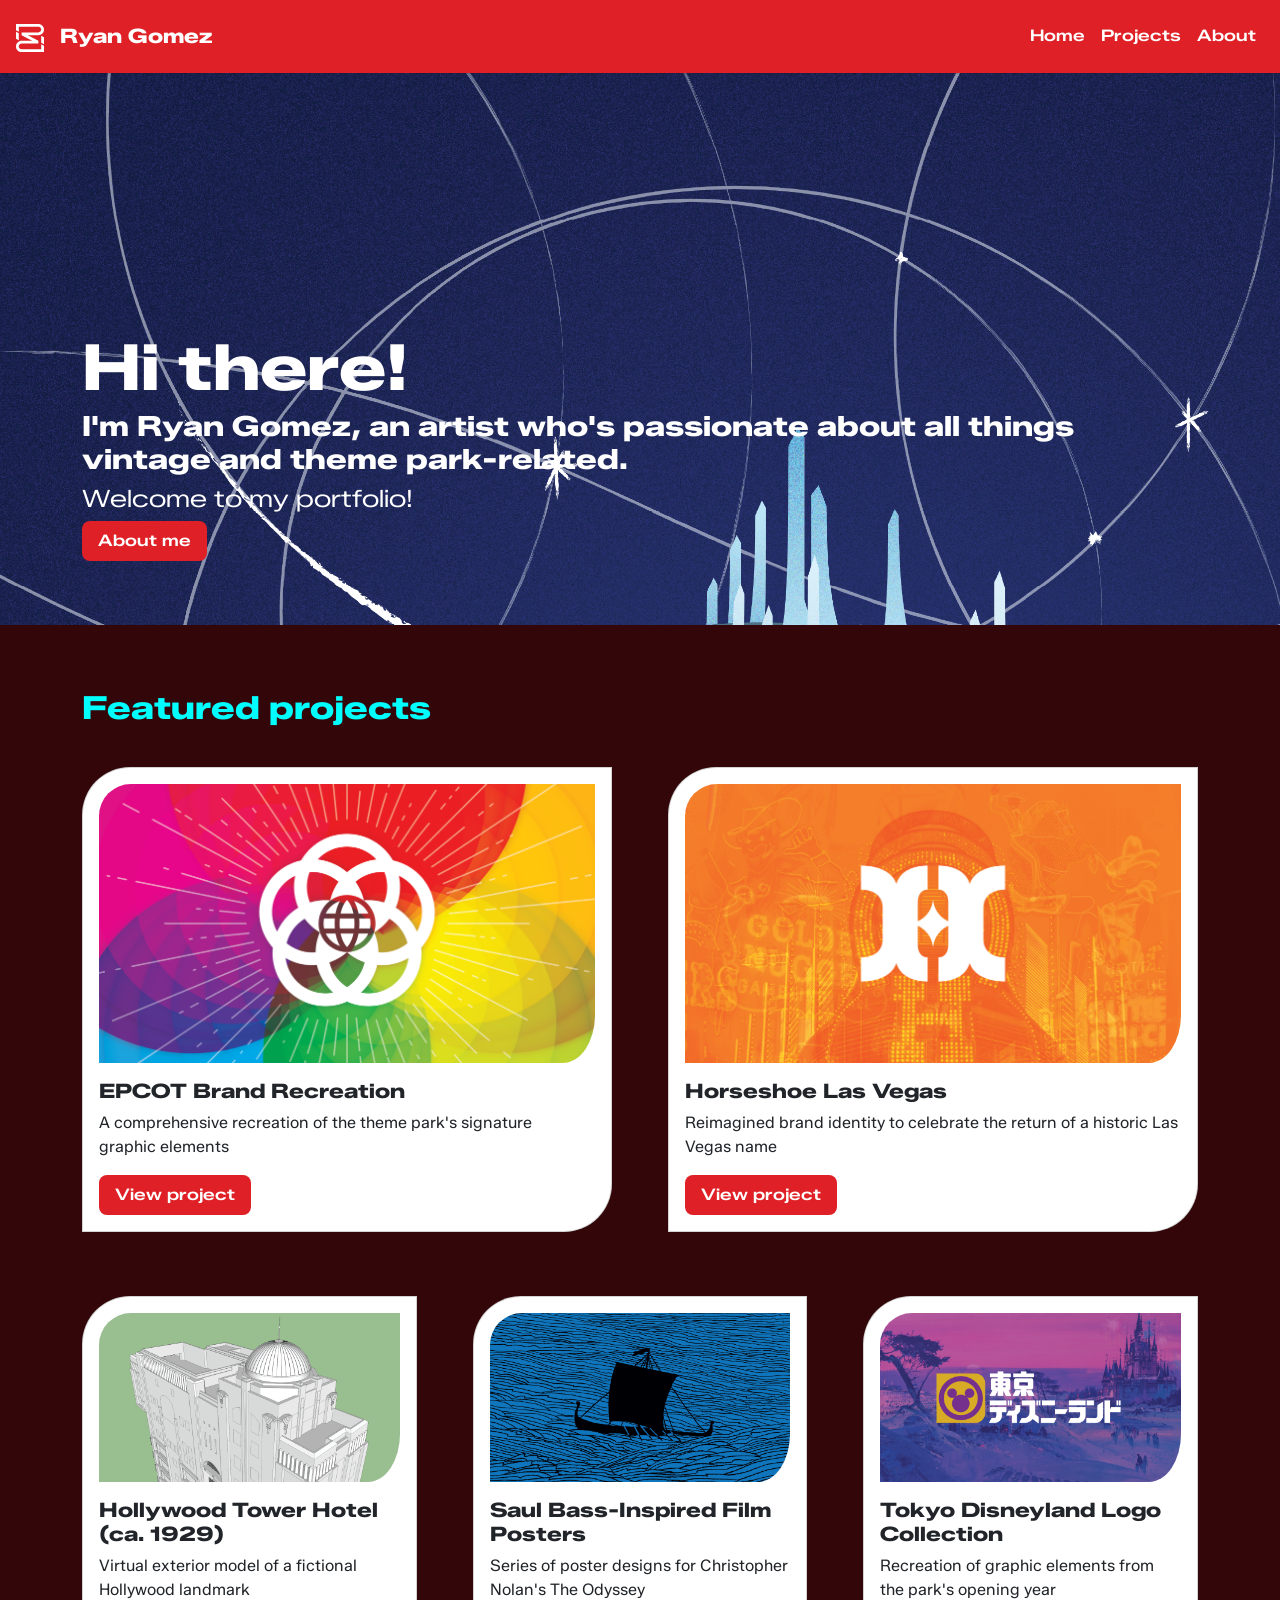
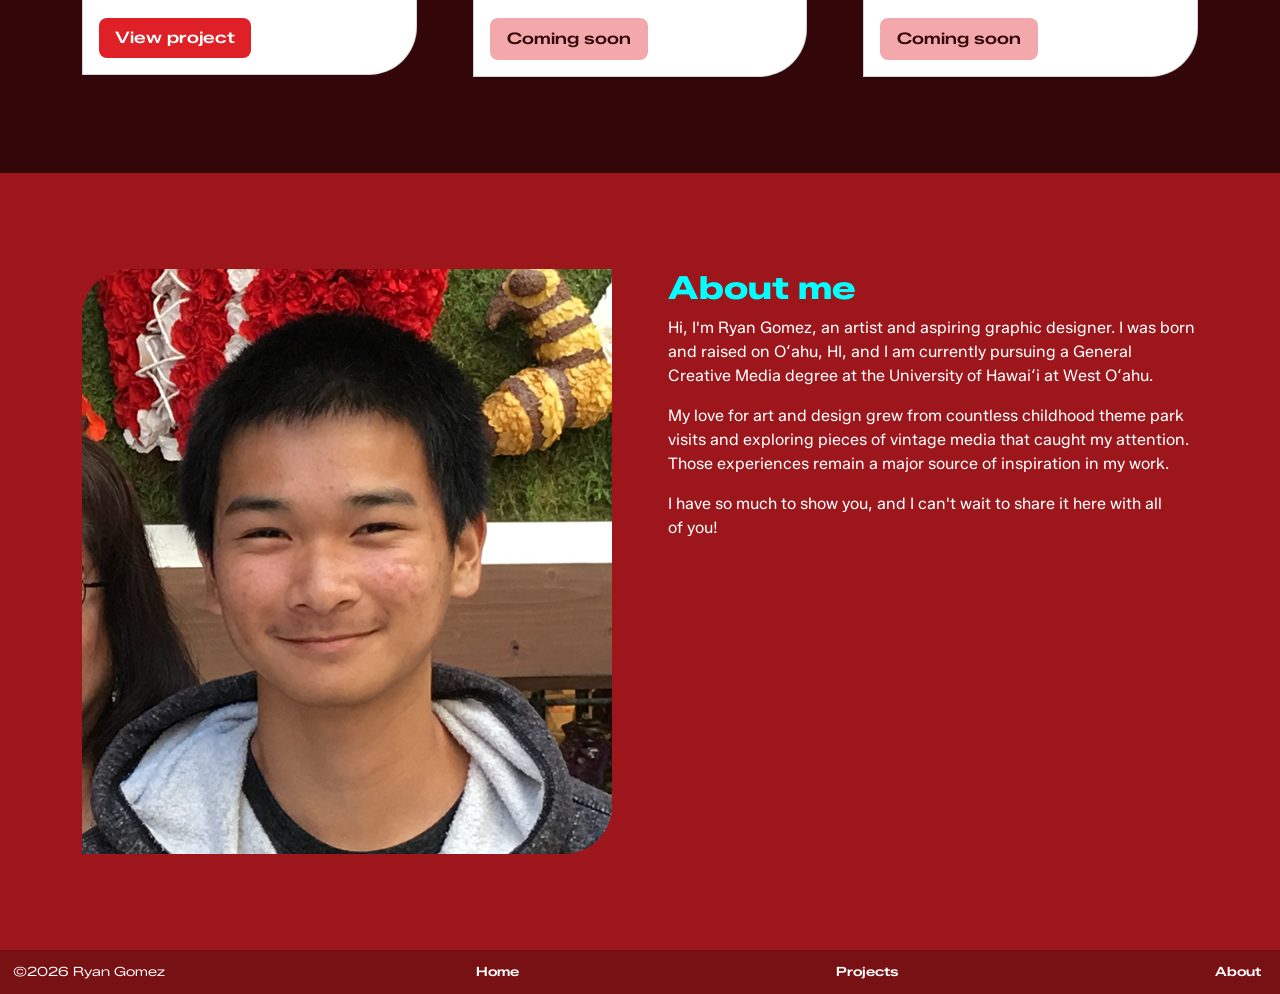
<file: index.html>
<!DOCTYPE html>
<html lang="en">

<head>
    <!-- REQUIRED: Meta Tags -->
    <meta charset="UTF-8">
    <meta name="viewport" content="width=device-width, initial-scale=1.0">

    <!-- REQUIRED: Page Title -->
    <title>Ryan Gomez's Portfolio</title>

    <!-- REQUIRED: Bootstrap CSS -->
    <link href="https://cdn.jsdelivr.net/npm/bootstrap@5.3.3/dist/css/bootstrap.min.css" rel="stylesheet"
        integrity="sha384-QWTKZyjpPEjISv5WaRU9OFeRpok6YctnYmDr5pNlyT2bRjXh0JMhjY6hW+ALEwIH" crossorigin="anonymous">

    <!-- REQUIRED: Your Custom CSS-->
    <link rel="stylesheet" href="css/style.css">

    <!-- REQUIRED: Google Font API -->
    <link
        href="https://fonts.googleapis.com/css2?family=Asset&family=Audiowide&family=Zalando+Sans:ital,wght@0,200..900;1,200..900&display=swap"
        rel="stylesheet">
    <link
        href="https://fonts.googleapis.com/css2?family=Asset&family=Audiowide&family=Zalando+Sans+Expanded:ital,wght@0,200..900;1,200..900&family=Zalando+Sans:ital,wght@0,200..900;1,200..900&display=swap"
        rel="stylesheet">

</head>

<body>
    <!-- Content will go here -->
    <!-- Start of Header Section -->
    <header>
        <nav class="navbar navbar-dark navbar-expand-lg">
            <!-- Logo -->
            <a class="navbar-brand" href="index.html">
                <img class="nav-brand" src="images/rg-logo.svg" alt="Logo" width="28" height="28">
                Ryan Gomez
            </a>
            <button class="navbar-toggler" type="button" data-bs-toggle="collapse" data-bs-target="#navbarNav"
                aria-controls="navbarNav" aria-expanded="false" aria-label="Toggle navigation">
                <span class="navbar-toggler-icon"></span>
            </button>
            <div class="collapse navbar-collapse" id="navbarNav">
                <ul class="navbar-nav ms-auto">
                    <!-- Menu Links -->
                    <li class="nav-item"><a class="nav-link" href="index.html">Home</a></li>
                    <li class="nav-item"><a class="nav-link" href="#projects">Projects</a></li>
                    <li class="nav-item"><a class="nav-link" href="#about">About</a></li>
                </ul>
            </div>
        </nav>
    </header>
    <!-- End of Header Section -->

    <!-- Start of Hero Section -->
    <section class="hero">
        <div class="container">
            <h2 class="mb-sm-.5 mb-xl-1">Hi there!</h2>
            <h3 class="mb-sm-.5 mb-xl-1">I'm Ryan Gomez, an artist who's passionate about all things vintage and
                theme
                park-related.</h3>
            <p class="mb-sm-.5 mb-xl-1">Welcome to my portfolio!</p>
            <a class="btn btn-primary btn-lg hero-btn" href="#about" role="button">About me</a>
        </div>
    </section>
    <!-- End of Hero Section -->

    <!-- Start of Projects Section -->
    <section class="projects">
        <div class="container" id="projects">
            <h3>Featured projects</h3>
            <div class="row">
                <!-- Start of Card -->
                <div class="one-half">
                    <div class="card card-big">
                        <img src="images/Portfolio_EPCOT1.png" class="card-img-top card-thumb"
                            alt="thumbnail of EPCOT project">
                        <div class="card-body">
                            <h5 class="card-title">EPCOT Brand Recreation</h5>
                            <p class="card-text">A comprehensive recreation of the theme park's signature
                                graphic&nbsp;elements</p>
                            <a href="epcot.html" class="btn btn-primary btn-lg">View project</a>
                        </div>
                    </div>
                </div>
                <!-- End of Card -->
                <!-- Start of Card -->
                <div class="one-half">
                    <div class="card card-big">
                        <img src="images/Portfolio_Horseshoe1.png" class="card-img-top card-thumb"
                            alt="thumbnail of Horseshoe Las Vegas project">
                        <div class="card-body">
                            <h5 class="card-title">Horseshoe Las Vegas</h5>
                            <p class="card-text">Reimagined brand identity to celebrate the return of a historic Las
                                Vegas name
                            </p>
                            <a href="horseshoe.html" class="btn btn-primary btn-lg">View project</a>
                        </div>
                    </div>
                </div>
                <!-- End of Card -->
            </div>
            <div class="row">
                <!-- Start of Card -->
                <div class="one-third">
                    <div class="card card-big">
                        <img src="images/Portfolio_HTH1.png" class="card-img-top card-thumb"
                            alt="thumbnail of Hollywood Tower 3D project">
                        <div class="card-body">
                            <h5 class="card-title">Hollywood Tower Hotel (ca. 1929)</h5>
                            <p class="card-text">Virtual exterior model of a fictional Hollywood landmark
                            </p>
                            <a href="hth.html" class="btn btn-primary btn-lg">View project</a>
                        </div>
                    </div>
                </div>
                <!-- End of Card -->
                <!-- Start of Card -->
                <div class="one-third">
                    <div class="card card-big">
                        <img src="images/Portfolio_Bass1.png" class="card-img-top  card-thumb"
                            alt="thumbnail of Bass Poster project">
                        <div class="card-body">
                            <h5 class="card-title">Saul Bass-Inspired Film Posters</h5>
                            <p class="card-text">Series of poster designs for Christopher Nolan's The Odyssey
                            </p>
                            <a href="#" class="btn btn-primary-disabled btn-lg">Coming soon</a>
                        </div>
                    </div>
                </div>
                <!-- End of Card -->
                <!-- Start of Card -->
                <div class="one-third">
                    <div class="card card-big">
                        <img src="images/Portfolio_TDL1.png" class="card-img-top  card-thumb"
                            alt="thumbnail of Tokyo Disneyland project">
                        <div class="card-body">
                            <h5 class="card-title">Tokyo Disneyland Logo Collection</h5>
                            <p class="card-text">Recreation of graphic elements from the park's opening&nbsp;year
                            </p>
                            <a href="#" class="btn btn-primary-disabled btn-lg">Coming soon</a>
                        </div>
                    </div>
                </div>
                <!-- End of Card -->
            </div>
        </div>
    </section>
    <!-- End of Projects Section -->

    <!-- Start of About Section -->
    <section id="about" class="about">
        <div class="container">
            <div class="row">
                <div class="one-half"><img src="images/about-headshot.png" class="about-headshot" alt="Ryan Gomez">
                </div>
                <div class="one-half">
                    <h3>About me</h3>
                    <p>Hi, I&apos;m Ryan Gomez, an artist and aspiring graphic designer. I was born and raised on
                        O&#699;ahu, HI, and I am currently pursuing a General Creative Media degree at the University of
                        Hawai&#699;i at West O&#699;ahu. </p>
                    <p>My love for art and design grew from countless childhood
                        theme
                        park visits and exploring pieces of vintage media that caught my attention. Those experiences
                        remain a major source of inspiration in my&nbsp;work.</p>
                    <p>I have so much to show you, and I can&apos;t
                        wait to share it here with all of&nbsp;you!
                    </p>
                </div>
            </div>
        </div>
    </section>
    <!-- End of About Section -->

    <!-- Start of Footer Section -->
    <footer>
        &copy;2026 Ryan Gomez
        <!-- <ul class="navbar-nav ms-auto"> -->
        <!-- Menu Links -->
        <li class="nav-item"><a class="nav-link" href="index.html">Home</a></li>
        <li class="nav-item"><a class="nav-link" href="#projects">Projects</a></li>
        <li class="nav-item"><a class="nav-link" href="#about">About</a></li>
        <!-- </ul> -->
    </footer>
    <!-- End of Footer Section -->

    <!-- REQUIRED: Javascript -->
    <script src="https://cdn.jsdelivr.net/npm/bootstrap@5.3.3/dist/js/bootstrap.bundle.min.js"
        integrity="sha384-YvpcrYf0tY3lHB60NNkmXc5s9fDVZLESaAA55NDzOxhy9GkcIdslK1eN7N6jIeHz"
        crossorigin="anonymous"></script><!-- MAIN JS -->
    <script src="https://cdn.jsdelivr.net/npm/jquery@3.4.0/dist/jquery.min.js"></script>
    <script src="js/script.js"></script>

</body>

</html>
</file>
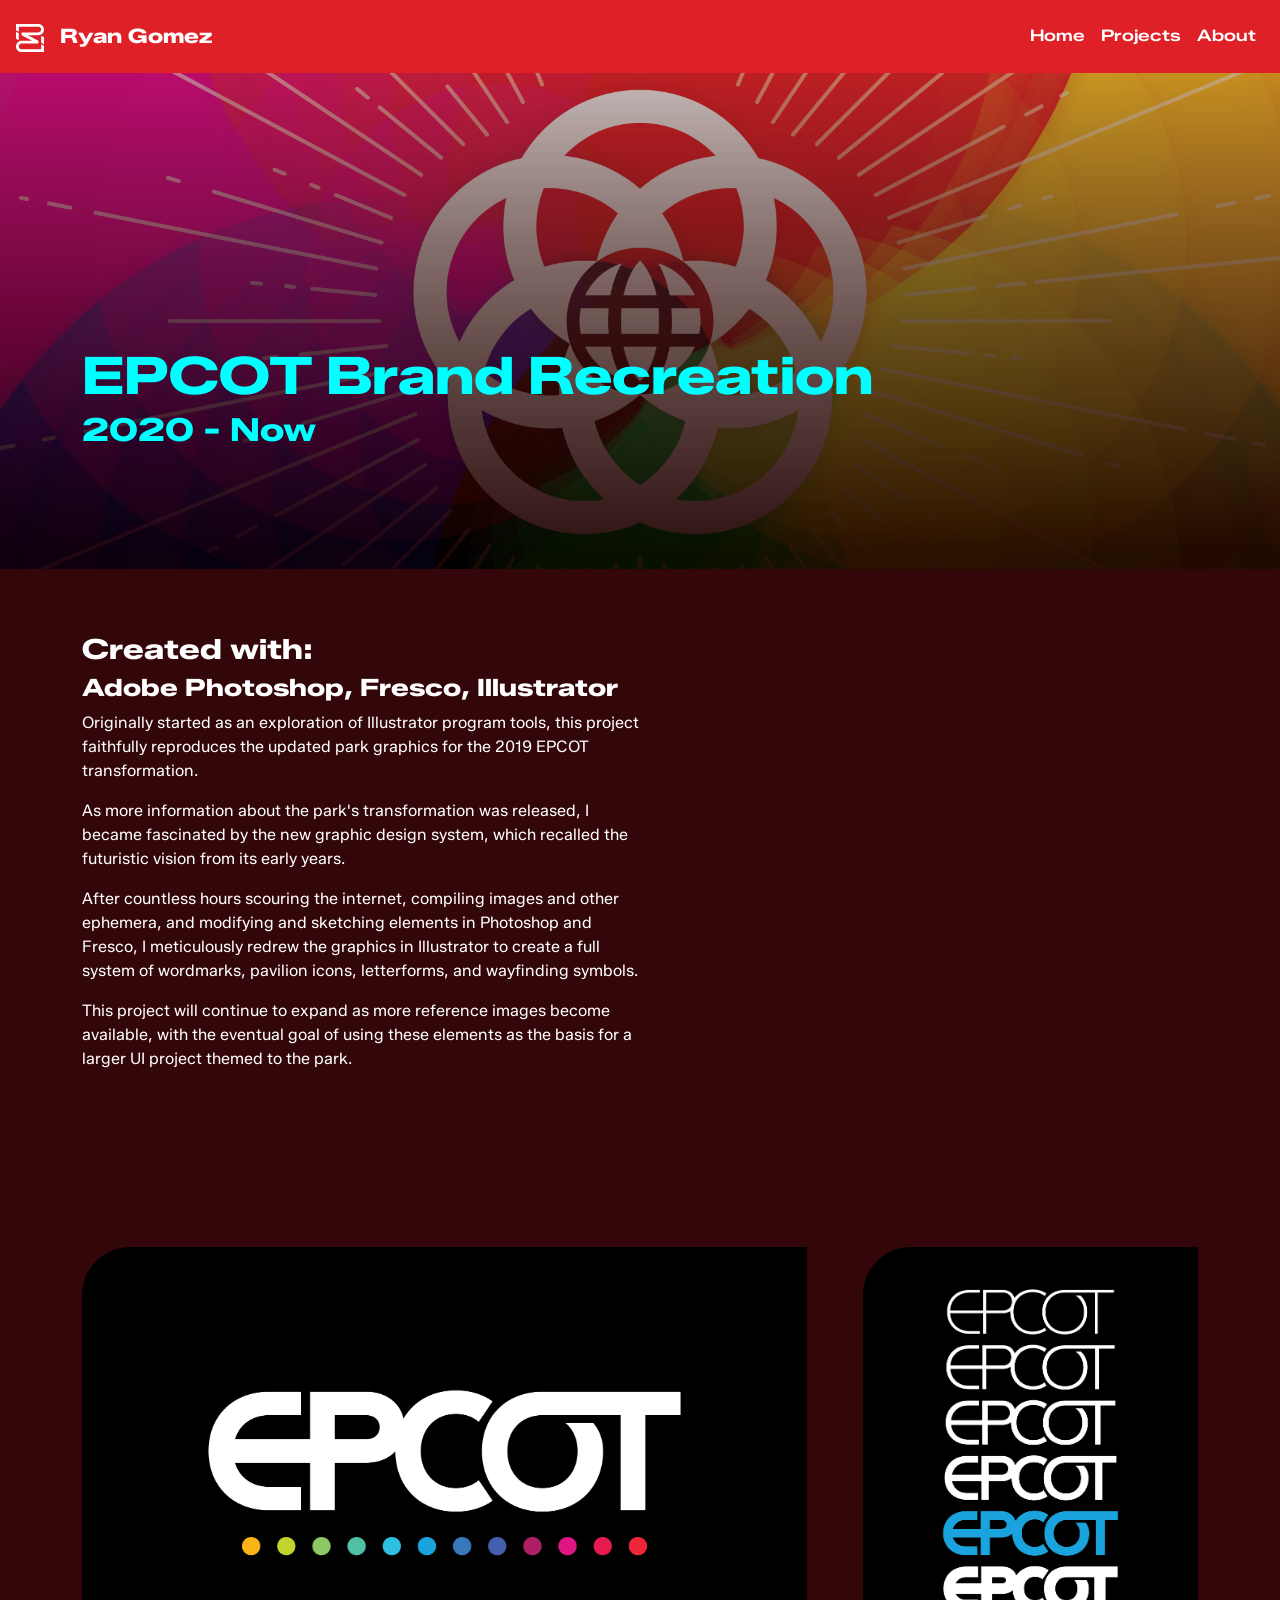
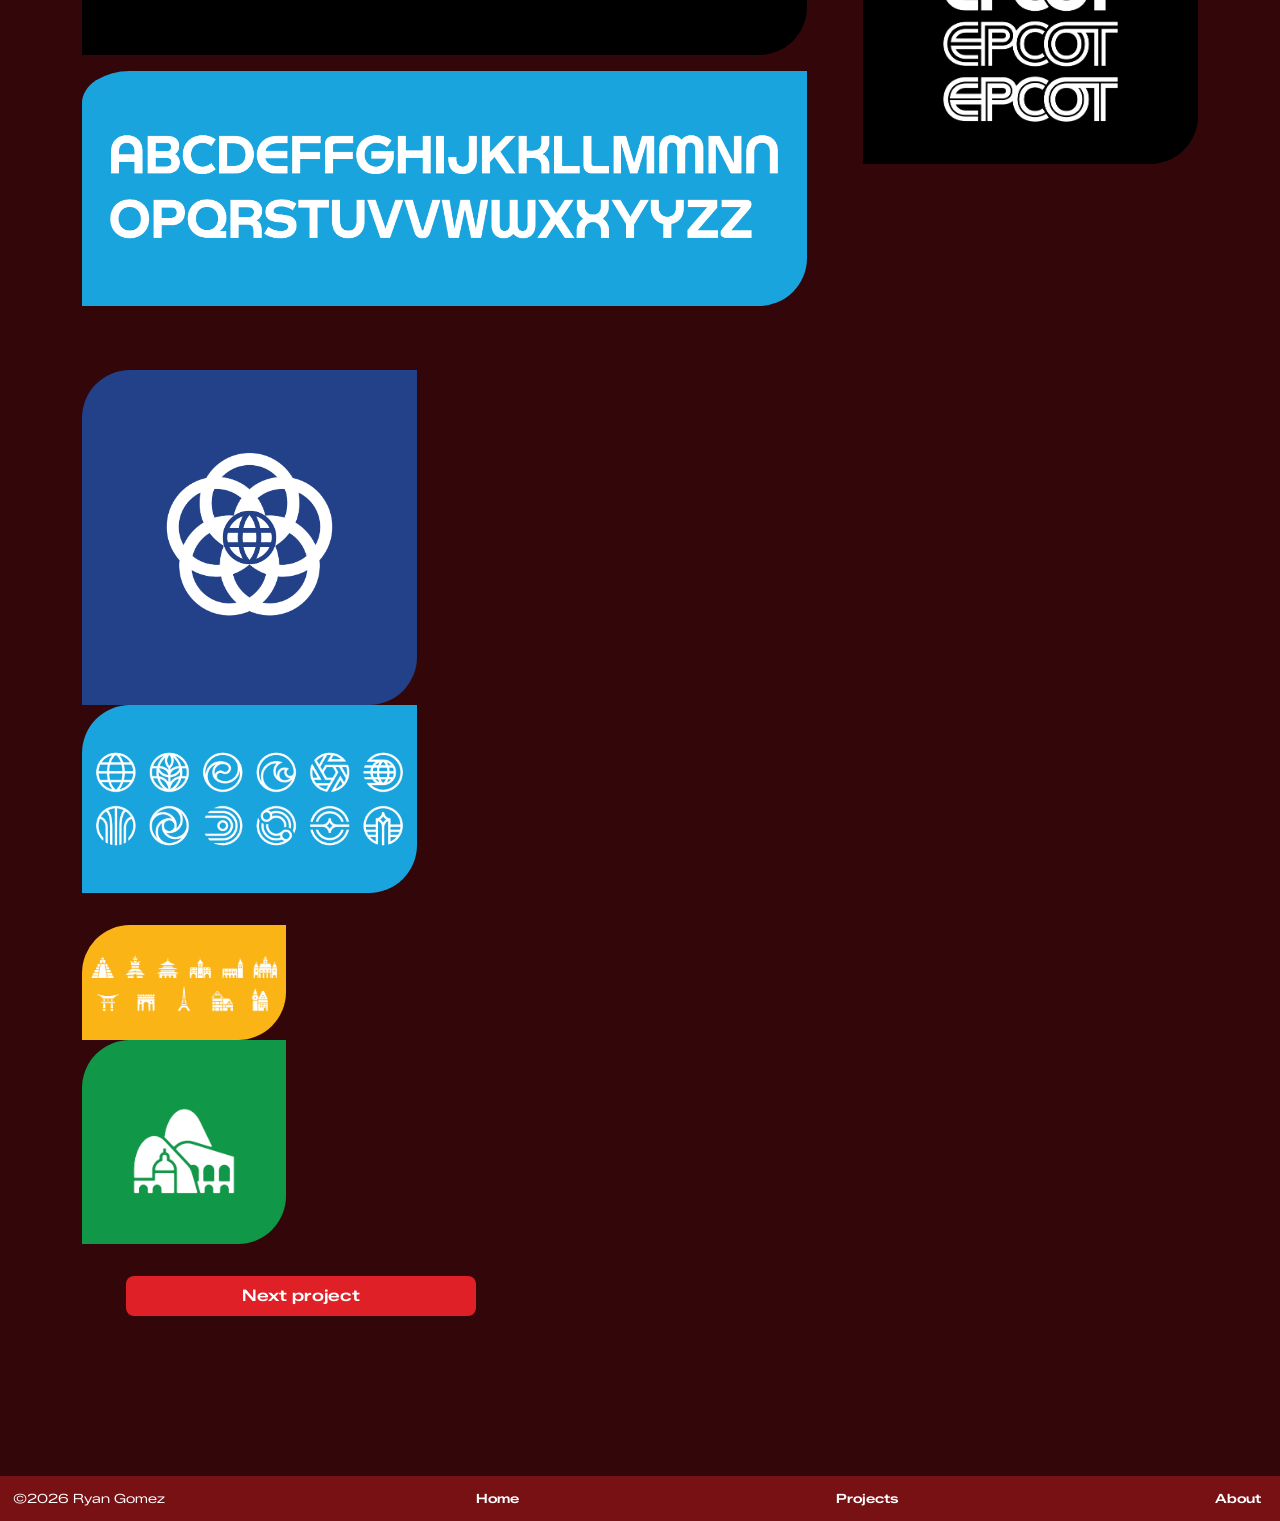
<file: epcot.html>
<!DOCTYPE html>
<html lang="en">

<head>
    <!-- REQUIRED: Meta Tags -->
    <meta charset="UTF-8">
    <meta name="viewport" content="width=device-width, initial-scale=1.0">

    <!-- REQUIRED: Page Title -->
    <title>EPCOT Brand Recreation</title>

    <!-- REQUIRED: Bootstrap CSS -->
    <link href="https://cdn.jsdelivr.net/npm/bootstrap@5.3.3/dist/css/bootstrap.min.css" rel="stylesheet"
        integrity="sha384-QWTKZyjpPEjISv5WaRU9OFeRpok6YctnYmDr5pNlyT2bRjXh0JMhjY6hW+ALEwIH" crossorigin="anonymous">

    <!-- REQUIRED: Your Custom CSS-->
    <link rel="stylesheet" href="css/style.css">

    <!-- REQUIRED: Google Font API -->
    <link
        href="https://fonts.googleapis.com/css2?family=Asset&family=Audiowide&family=Zalando+Sans:ital,wght@0,200..900;1,200..900&display=swap"
        rel="stylesheet">
    <link
        href="https://fonts.googleapis.com/css2?family=Asset&family=Audiowide&family=Zalando+Sans+Expanded:ital,wght@0,200..900;1,200..900&family=Zalando+Sans:ital,wght@0,200..900;1,200..900&display=swap"
        rel="stylesheet">

</head>

<body>
    <!-- Content will go here -->
    <!-- Start of Header Section -->
    <header>
        <nav class="navbar navbar-dark navbar-expand-lg">
            <!-- Logo -->
            <a class="navbar-brand" href="index.html">
                <img class="nav-brand" src="images/rg-logo.svg" alt="Logo" width="28" height="28">
                Ryan Gomez
            </a>
            <button class="navbar-toggler" type="button" data-bs-toggle="collapse" data-bs-target="#navbarNav"
                aria-controls="navbarNav" aria-expanded="false" aria-label="Toggle navigation">
                <span class="navbar-toggler-icon"></span>
            </button>
            <div class="collapse navbar-collapse" id="navbarNav">
                <ul class="navbar-nav ms-auto">
                    <!-- Menu Links -->
                    <li class="nav-item"><a class="nav-link" href="index.html">Home</a></li>
                    <li class="nav-item"><a class="nav-link" href="index.html#projects">Projects</a></li>
                    <li class="nav-item"><a class="nav-link" href="index.html#about">About</a></li>
                </ul>
            </div>
        </nav>
    </header>
    <!-- End of Header Section -->

    <!-- Start of Hero Section -->
    <section class="epcot">
        <div class="container">
            <h2 class="mb-sm-.5 mb-xl-1">EPCOT Brand Recreation</h2>
            <h3 class="mb-sm-.5 mb-xl-1">2020 - Now</h3>
        </div>
    </section>
    <!-- End of Hero Section -->

    <!-- Start of Process Section -->

    <section class="projectdetails-process">
        <div class="container">
            <h3>Created with:</h3>
            <h4>Adobe Photoshop, Fresco, Illustrator</h4>
            <p>Originally started as an exploration of Illustrator program tools, this project faithfully reproduces the
                updated park graphics for the 2019 EPCOT transformation.</p>

            <p>As more information about the park&apos;s transformation was released, I became fascinated by the new
                graphic design system, which recalled the futuristic vision from its early years.</p>

            <p>After countless hours scouring the internet, compiling images and other ephemera, and modifying and
                sketching elements in Photoshop and Fresco, I meticulously redrew the graphics in Illustrator to create
                a full system of wordmarks, pavilion icons, letterforms, and wayfinding symbols.</p>

            <p>This project will continue to expand as more reference images become available, with the eventual goal of
                using these elements as the basis for a larger UI project themed to the park.</p>
        </div>
    </section>
    <!-- End of Process Section -->

    <!-- Start of Work Process Section -->
    <section class="work-process">
        <div class="container">
            <div class="row">
                <div class="two-thirds">
                    <img src="images/Logo_Bold.png" class="card-big" alt="epcot main logotype">
                    <img class="pTop card-big" src="images/Font.png" alt="typeface letterforms">
                </div>
                <div class="one-third">
                    <img src="images/LogotypeVariants.png" class="card-big" alt="main logotype variants">
                </div>
            </div>
            <div class="row">
                <div class="one-third">
                    <img src="images/epcot-flower.png" class="card-big" alt="epcot flower logo" </div>
                    <div class="two-thirds">
                        <img src="images/pavilion-set.png" class="card-big" alt="park pavilion logos" </div>
                    </div>
                    <div class="row">
                        <div class="two-thirds">
                            <img src="images/ws-set.png" class="card-big" alt="world showcase country logos" </div>
                            <div class="one-third">
                                <img src="images/brazil-icon.png" class="card-big" alt="lost brazil icon" </div>
                            </div>
                            <div class="row">
                                <img src="images/color-spectrum.png" class="card-big"
                                    alt="pavilions with color designations" </div>
                                <a href="horseshoe.html" class="btn btn-primary btn-lg centered">Next project</a>
                            </div>
    </section>
    <!-- End of Work Process Section -->

    <!-- Start of Footer Section -->
    <footer>
        &copy;2026 Ryan Gomez
        <!-- <ul class="navbar-nav ms-auto"> -->
        <!-- Menu Links -->
        <li class="nav-item"><a class="nav-link" href="index.html">Home</a></li>
        <li class="nav-item"><a class="nav-link" href="#projects">Projects</a></li>
        <li class="nav-item"><a class="nav-link" href="#about">About</a></li>
        <!-- </ul> -->
    </footer>
    <!-- End of Footer Section -->

    <!-- REQUIRED: Javascript -->
    <script src="https://cdn.jsdelivr.net/npm/bootstrap@5.3.3/dist/js/bootstrap.bundle.min.js"
        integrity="sha384-YvpcrYf0tY3lHB60NNkmXc5s9fDVZLESaAA55NDzOxhy9GkcIdslK1eN7N6jIeHz"
        crossorigin="anonymous"></script>
</body>

</html>
</file>
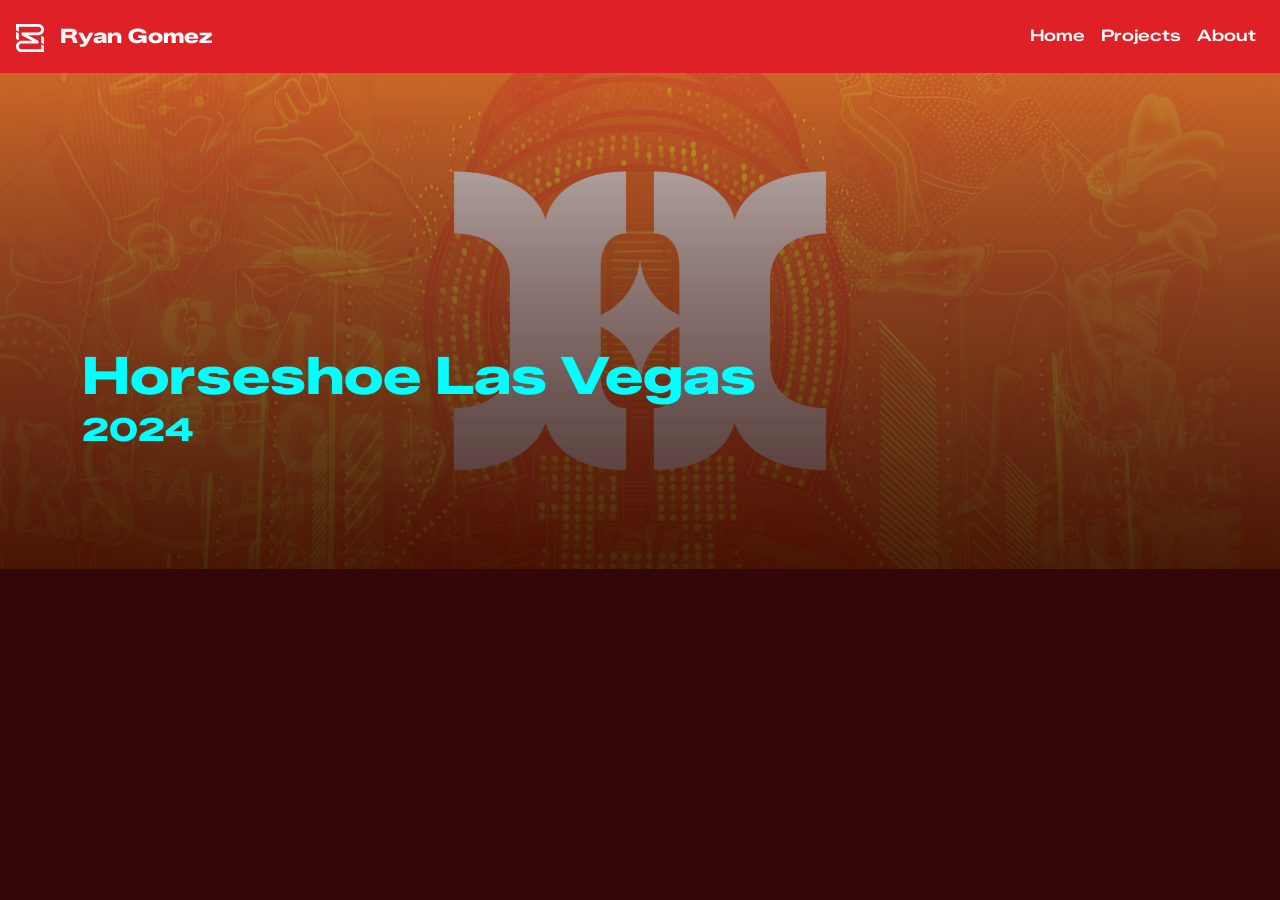
<file: horseshoe.html>
<!DOCTYPE html>
<html lang="en">

<head>
    <!-- REQUIRED: Meta Tags -->
    <meta charset="UTF-8">
    <meta name="viewport" content="width=device-width, initial-scale=1.0">

    <!-- REQUIRED: Page Title -->
    <title>Horseshoe Las Vegas</title>

    <!-- REQUIRED: Bootstrap CSS -->
    <link href="https://cdn.jsdelivr.net/npm/bootstrap@5.3.3/dist/css/bootstrap.min.css" rel="stylesheet"
        integrity="sha384-QWTKZyjpPEjISv5WaRU9OFeRpok6YctnYmDr5pNlyT2bRjXh0JMhjY6hW+ALEwIH" crossorigin="anonymous">

    <!-- REQUIRED: Your Custom CSS-->
    <link rel="stylesheet" href="css/style.css">

    <!-- REQUIRED: Google Font API -->
    <link
        href="https://fonts.googleapis.com/css2?family=Asset&family=Audiowide&family=Zalando+Sans:ital,wght@0,200..900;1,200..900&display=swap"
        rel="stylesheet">
    <link
        href="https://fonts.googleapis.com/css2?family=Asset&family=Audiowide&family=Zalando+Sans+Expanded:ital,wght@0,200..900;1,200..900&family=Zalando+Sans:ital,wght@0,200..900;1,200..900&display=swap"
        rel="stylesheet">

</head>

<body>
    <!-- Content will go here -->
    <!-- Start of Header Section -->
    <header>
        <nav class="navbar navbar-dark navbar-expand-lg">
            <!-- Logo -->
            <a class="navbar-brand" href="index.html">
                <img class="nav-brand" src="images/rg-logo.svg" alt="Logo" width="28" height="28">
                Ryan Gomez
            </a>
            <button class="navbar-toggler" type="button" data-bs-toggle="collapse" data-bs-target="#navbarNav"
                aria-controls="navbarNav" aria-expanded="false" aria-label="Toggle navigation">
                <span class="navbar-toggler-icon"></span>
            </button>
            <div class="collapse navbar-collapse" id="navbarNav">
                <ul class="navbar-nav ms-auto">
                    <!-- Menu Links -->
                    <li class="nav-item"><a class="nav-link" href="index.html">Home</a></li>
                    <li class="nav-item"><a class="nav-link" href="index.html#projects">Projects</a></li>
                    <li class="nav-item"><a class="nav-link" href="index.html#about">About</a></li>
                </ul>
            </div>
        </nav>
    </header>
    <!-- End of Header Section -->

    <!-- Start of Hero Section -->
    <section class="horseshoe">
        <div class="container">
            <h2 class="mb-sm-.5 mb-xl-1">Horseshoe Las Vegas</h2>
            <h3 class="mb-sm-.5 mb-xl-1">2024</h3>
        </div>
    </section>
    <!-- End of Hero Section -->

    <!-- Start of Project Details Section -->

    </section>
    <!-- REQUIRED: Javascript -->
    <script src="https://cdn.jsdelivr.net/npm/bootstrap@5.3.3/dist/js/bootstrap.bundle.min.js"
        integrity="sha384-YvpcrYf0tY3lHB60NNkmXc5s9fDVZLESaAA55NDzOxhy9GkcIdslK1eN7N6jIeHz"
        crossorigin="anonymous"></script>

</body>

</html>
</file>
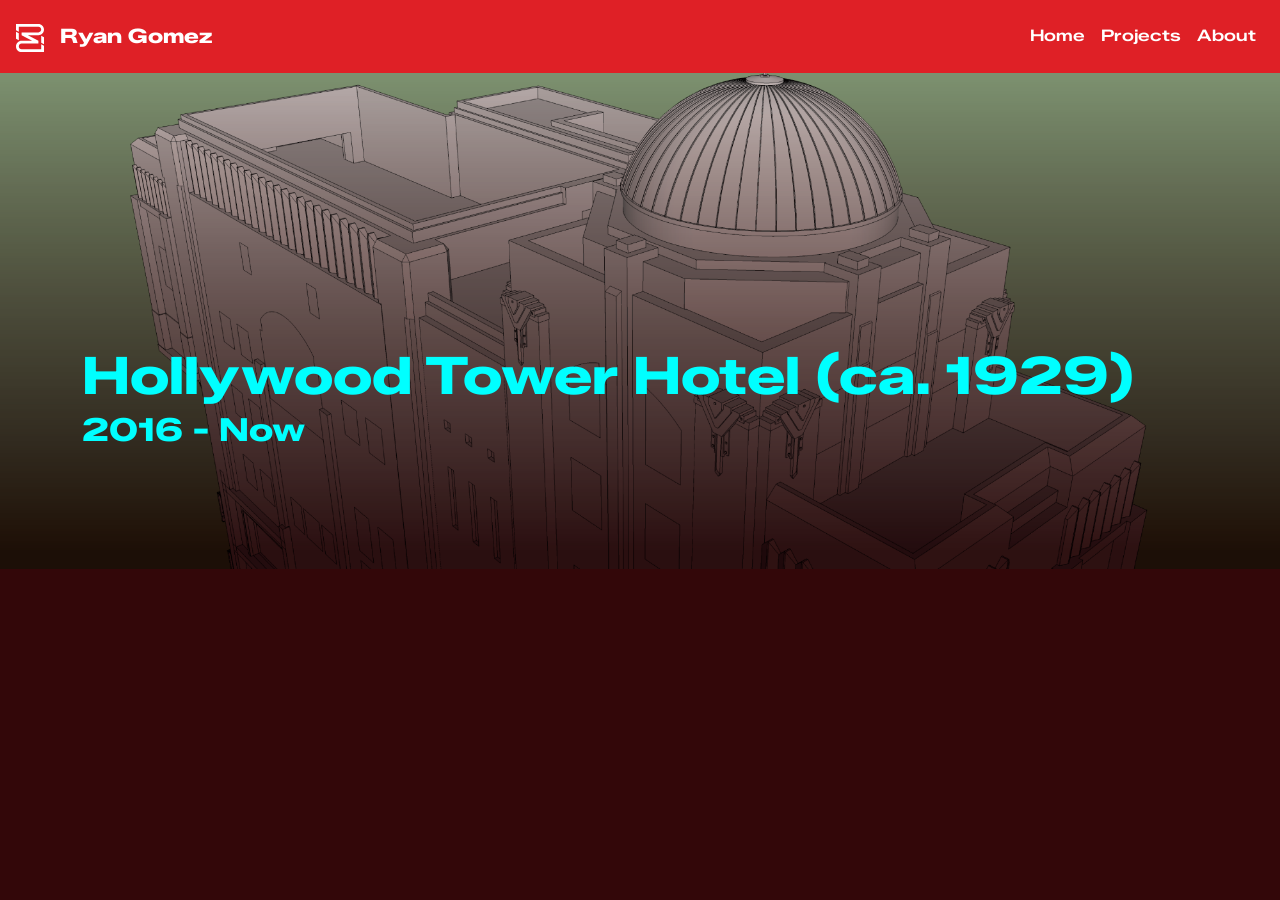
<file: hth.html>
<!DOCTYPE html>
<html lang="en">

<head>
    <!-- REQUIRED: Meta Tags -->
    <meta charset="UTF-8">
    <meta name="viewport" content="width=device-width, initial-scale=1.0">

    <!-- REQUIRED: Page Title -->
    <title>Hollywood Tower Hotel</title>

    <!-- REQUIRED: Bootstrap CSS -->
    <link href="https://cdn.jsdelivr.net/npm/bootstrap@5.3.3/dist/css/bootstrap.min.css" rel="stylesheet"
        integrity="sha384-QWTKZyjpPEjISv5WaRU9OFeRpok6YctnYmDr5pNlyT2bRjXh0JMhjY6hW+ALEwIH" crossorigin="anonymous">

    <!-- REQUIRED: Your Custom CSS-->
    <link rel="stylesheet" href="css/style.css">

    <!-- REQUIRED: Google Font API -->
    <link
        href="https://fonts.googleapis.com/css2?family=Asset&family=Audiowide&family=Zalando+Sans:ital,wght@0,200..900;1,200..900&display=swap"
        rel="stylesheet">
    <link
        href="https://fonts.googleapis.com/css2?family=Asset&family=Audiowide&family=Zalando+Sans+Expanded:ital,wght@0,200..900;1,200..900&family=Zalando+Sans:ital,wght@0,200..900;1,200..900&display=swap"
        rel="stylesheet">

</head>

<body>
    <!-- Content will go here -->
    <!-- Start of Header Section -->
    <header>
        <nav class="navbar navbar-dark navbar-expand-lg">
            <!-- Logo -->
            <a class="navbar-brand" href="index.html">
                <img class="nav-brand" src="images/rg-logo.svg" alt="Logo" width="28" height="28">
                Ryan Gomez
            </a>
            <button class="navbar-toggler" type="button" data-bs-toggle="collapse" data-bs-target="#navbarNav"
                aria-controls="navbarNav" aria-expanded="false" aria-label="Toggle navigation">
                <span class="navbar-toggler-icon"></span>
            </button>
            <div class="collapse navbar-collapse" id="navbarNav">
                <ul class="navbar-nav ms-auto">
                    <!-- Menu Links -->
                    <li class="nav-item"><a class="nav-link" href="index.html">Home</a></li>
                    <li class="nav-item"><a class="nav-link" href="index.html#projects">Projects</a></li>
                    <li class="nav-item"><a class="nav-link" href="index.html#about">About</a></li>
                </ul>
            </div>
        </nav>
    </header>
    <!-- End of Header Section -->

    <!-- Start of Hero Section -->
    <section class="hth">
        <div class="container">
            <h2 class="mb-sm-.5 mb-xl-1">Hollywood Tower Hotel (ca. 1929)</h2>
            <h3 class="mb-sm-.5 mb-xl-1">2016 - Now</h3>
        </div>
    </section>
    <!-- End of Hero Section -->

    <!-- Start of Project Details Section -->



    <!-- Start of Work Process Section -->
    <!-- <section class="work-process">
        <div class="container">
            <div class="row">
                <div class="two-thirds">
                    <img src="images/Logo_Bold.png" class="card-big" alt="epcot main logotype">
                    <img class="pTop card-big" src="images/Font.png" alt="typeface letterforms">
                </div>
                <div class="one-third">
                    <img src="images/LogotypeVariants.png" class="card-big" alt="main logotype variants">
                </div>
            </div>
            <div class="row">
                <div class="one-third">
                    <img src="images/figma_hth_test1.png" class="card-big" alt="main logotype variants">
                </div>
                <div class="two-thirds">
                    <img src="images/figma_hth_test2.png" class="card-big" alt="epcot main logotype">
                </div>
            </div>
            <div class="row">
                <div class="one-third">
                    <img src="images/figma_hth_test1.png" class="card-big" alt="main logotype variants">
                </div>
                <div class="two-thirds">
                    <img src="images/figma_hth_test2.png" class="card-big" alt="epcot main logotype">
                </div>
            </div>
            <div class="row">
                <img src="images/color-spectrum.png" class="card-big" alt="pavilions with color designations" </div>
                            <a href="horseshoe.html" class="btn btn-primary btn-lg centered">Next project</a>
                        </div>
    </section> -->
    <!-- End of Work Process Section -->

    </section>
    <!-- REQUIRED: Javascript -->
    <script src="https://cdn.jsdelivr.net/npm/bootstrap@5.3.3/dist/js/bootstrap.bundle.min.js"
        integrity="sha384-YvpcrYf0tY3lHB60NNkmXc5s9fDVZLESaAA55NDzOxhy9GkcIdslK1eN7N6jIeHz"
        crossorigin="anonymous"></script>
</body>

</html>
</file>
<file: css/style.css>
/********************************
Bootstrap Variables Override
**********************************/
:root {
    /* Replace your primary color from your UI Kit */
    --bs-primary: #df2026;

    /* Replace your secondary color from your UI Kit  */
    --secondary-color: #9c161b;

    /* Replace the main body font from your UI Kit */
    --bs-font-sans-serif: 'Zalando Sans Expanded', verdana, sans-serif;
    --bs-body-font: 'Zalando Sans', verdana, sans-serif;

    /* Optional: Replace gradient from your UI Kit */
    --bs-gradient: linear-gradient(180deg, rgba(255, 255, 255, 0.15), rgba(255, 255, 255, 0));
}

/********************************
Global Styles and UI Components
**********************************/

body {
    background-color: #330709;

}

.navbar {
    background-color: var(--bs-primary);
    /* Optional: Stretch the navbar across the full width */
    width: 100%;

    /* Optional: Add inner spacing to the navbar */
    padding: 1rem;
    /* position: fixed; */
}

.navbar-brand {
    color: white;
    font-size: 1.25rem;
    font-weight: 800;
    /* padding-left: 1em; */
}

.navbar-brand:hover {
    color: white;
}

.navbar-toggler {
    color: white;
}

button.navbar-toggler {
    border-color: white;
}

.navbar-toggler-icon {
    color: white;
}

span.navbar-toggler-icon {
    color: white;
}

/* .site-header {
    position: absolute;
    width: 100%;
    padding: 1em;
    display: flex;
    justify-content: space-between;
    align-items: center; 
}

.site-header a {
    color: var(--bs-primary);
    text-decoration: none; }
.site-header h1 {
    font-size: 1.5em;
    margin: 0; }
.site-header .site-id {
    display: flex;
    align-items: center; }
.site-header .logo {
    width: 150px;
    margin-right: .5em; } */

header {
    top: 0;
    position: sticky;
    z-index: 100;
}

.nav-link {
    color: white;
    font-size: 1em;
    font-weight: 600;
    position: relative;
    padding-left: .5em;
    padding-right: .5em;
}

.nav-link:hover {
    color: white;
    /* text-decoration: underline; */
}

.nav-link:after {
    content: '';
    opacity: 0;
    transition: all 0.2s ease-in-out;
    height: 2px;
    width: 100%;
    background-color: white;
    position: absolute;
    bottom: 0;
    left: 0;
}

.nav-link:hover:after {
    opacity: 1;
}



/* .nav-item {} */

.nav-brand {
    margin-right: .5em;
}


.hero {
    background-size: cover;
    background-image: url('../images/Cover2_Test.png');
    background-repeat: no-repeat;
    min-height: 31.25rem;
    max-height: 43.25rem;
    position: relative;
    color: white;
}

.hero h2 {
    font-size: 4em;
    padding-top: 3em;
}

.epcot h2 {
    /* font-size: 2em;
    padding-top: 6em; */
    font-size: 3.25em;
    padding-top: 4em;
    color: aqua;
}

.epcot h3 {
    font-size: 2em;
    color: aqua;
}

.horseshoe h2 {
    font-size: 3.25em;
    padding-top: 4em;
    color: aqua;
}

.horseshoe h3 {
    font-size: 2em;
    color: aqua;
}

.hth h2 {
    font-size: 3.25em;
    padding-top: 4em;
    color: aqua;
}

.hth h3 {
    font-size: 2em;
    color: aqua;
}

.hero-projectdetails {
    /* background-size: cover; */
    /* min-height: 21.75rem;
    max-height: 28.25rem; */
    /* width: 100%; */
    /* height: auto; */
    /* position: relative; */
    color: white;
}

/* .epcot img {
    background-repeat: no-repeat;
    background-image: url('../images/Portfolio_EPCOT1.png');} */

.epcot {
    background-size: cover;
    background-image: url('../images/epcot-gradient.png');
    background-repeat: no-repeat;
    min-height: 31rem;
    max-height: 50rem;
    position: relative;
    background-position: center center;
    color: white;
}

.horseshoe {
    background-size: cover;
    background-image: url('../images/horseshoe-gradient-test.png');
    background-repeat: no-repeat;
    min-height: 31rem;
    max-height: 50rem;
    position: relative;
    background-position: center center;
    color: white;
}

.hth {
    background-size: cover;
    background-image: url('../images/hth-gradient.png');
    background-repeat: no-repeat;
    min-height: 31rem;
    max-height: 50rem;
    position: relative;
    background-position: center center;
    color: white;
}

.projectdetails {
    padding: 0;
    margin: 0;
}

.color-overlay {
    position: absolute;
    width: 100%;
    height: 100%;
    background-color: rgba(0, 0, 0, 0.2);
}

.projects {
    background-color: #330709;
    color: white;
}

.projects h3 {
    color: aqua;
    font-size: 2em;
}

.projectdetails {
    background-color: #330709;
    color: white;
}

.projectdetails-process h3,
.projectdetails-process h4,
.projectdetails-process p {
    color: white
}

.projectdetails-process p {
    width: 19em;
}

@media (min-width: 768px) {
    .projectdetails-process p {
        width: 35em;
    }
}

.card {
    background-color: white;
}

.card-big {
    border-radius: 3em 0 3em 0;
}

.card-thumb {
    border-radius: 3em 0 3em 0;
    padding: 1em 1em 0 1em;
}

/* .card h5 {
    font-size: 1.75rem;
    font-weight: 600;
}

.card p {
    font-size: 1rem;
    font-weight: 400;
} */

.about {
    background-color: #9C161B;
    color: white;
}

.about-headshot {
    border-radius: 3em 0 3em 0;
}

.about h3 {
    font-size: 2em;
    color: aqua;
}

.centered {
    margin: 0 auto;
    width: 150px;
    display: block;
}

@media (min-width: 768px) {
    .centered {
        margin: 0 auto;
        width: 350px;
    }
}

footer {
    /* Change footer background color */
    background-color: var(--bs-white);
    /* Optional: Change footer text color to white using variable */
    color: var(--bs-white);
    /* Optional: Center footer elements */
    text-align: left;
    padding: 1em;
    display: flex;
    justify-content: space-between;
    list-style: none;
    font-size: .8em;
}

footer .footer-social {
    /* Optional: Change size of footer icon */
    width: 24px;
    margin: .5rem
}

/* .btn-hero {
    display: flex;
    justify-self: center;
} */

.btn-primary {
    /* Optional: Change primary button background color to primary color */
    background-color: var(--bs-primary);
    /* Optional: Remove primary button outline */
    border: none;
    font-size: 1rem;
    font-weight: 600;
}

.btn-primary:hover {
    /* Optional: Change primary button hover state background and text color  */
    background-color: var(--secondary-color);
    color: var(--bs-white);
}

.btn-primary-disabled {
    /* Optional: Change primary button disabled state background and text color  */
    background-color: #f3a9ac;
    color: #330709;
    font-size: 1rem;
    font-weight: 600;
}

/********************************
Typography
**********************************/
h1,
h2,
h3,
h4,
h5,
h6 {
    /* Optional: Add letter spacing to all headings */
    letter-spacing: 0.0rem;
    /* Optional: Adjust font-weight to all headings */
    font-weight: 800;
}

h2 {
    /* Optional: Adjust font-size of heading 2 */
    font-size: 2rem;
}

p {
    font-family: var(--bs-body-font);
}

.display-1 {
    /* Optional: Customizes display-1 style based on my Figma UI kit */
    font-weight: 800;
    font-size: 4.5rem;
    line-height: 100%;
    letter-spacing: -0.2rem;
}

.display-2 {
    /* Optional: Customizes display-2 style based on my Figma UI kit */
    font-weight: 700;
    font-size: 2.75rem;
    line-height: 100%;
    letter-spacing: -0.2rem;
}

.kicker {
    /* Optional: Establish new custom text style class called "kicker" */
    text-transform: uppercase;
    font-weight: 400;
    font-size: 1.25rem;
}

/* Small devices (landscape phones, 576px and up) */
@media (min-width: 576px) {

    /* Optional: Customize responsive style for display-1 on small devices and larger */
    .display-1 {
        font-size: 4rem;
    }
}

img {
    max-width: 100%;
    height: auto;
}

.pTop {
    padding-top: 1em;
}

.hero {
    /* width: 1320px; */
    margin: 0 auto;
}

.hero p {
    font-family: var(--bs-body-font-sans-serif);
    font-size: 1.5rem;
}

/* .hero-btn {
    z-index: -1;
} */

.hero-text {
    position: absolute;
    top: 50%;
    left: 50%;
    transform: translate(-50%, -50%);
    color: whitesmoke;
}

section {
    padding: 4em 0;
}

footer {
    background-color: #781114;
}

svg {
    color: #333;
    width: 25px;
    height: 25px;
    padding: .2em;
}

.text-centered {
    text-align: center;
}

.text-left {
    text-align: left;
}

/* GRID */
.row {
    --gridgap: 2em;

}

.row2 {
    --gridgap2: 0em;
}

.row>* {
    margin-top: var(--gridgap);
    margin-bottom: var(--gridgap);
}

.row2+.row2 {
    margin-top: var(--gridgap2);
    margin-bottom: var(--gridgap2);
}

@media (min-width: 768px) {
    .row {
        display: grid;
        grid-template-columns: repeat(12, 1fr);
        gap: var(--gridgap);
        /* place-items: center; */
    }

    /* COMMONLY USED SEMANTIC COLUMN WIDTHS */
    .one-half {
        grid-column: auto / span 6;
    }

    .one-third {
        grid-column: auto / span 4;
    }

    .two-thirds {
        grid-column: auto / span 8;
    }

    .one-fourth {
        grid-column: auto / span 3;
    }

    .three-fourths {
        grid-column: auto / span 9;
    }

    /* 12 COLUMN CLASSES */
    .col-1 {
        grid-column: auto / span 1;
    }

    .col-2 {
        grid-column: auto / span 2;
    }

    .col-3 {
        grid-column: auto / span 3;
    }

    .col-4 {
        grid-column: auto / span 4;
    }

    .col-5 {
        grid-column: auto / span 5;
    }

    .col-6 {
        grid-column: auto / span 6;
    }

    .col-7 {
        grid-column: auto / span 7;
    }

    .col-8 {
        grid-column: auto / span 8;
    }

    .col-9 {
        grid-column: auto / span 9;
    }

    .col-10 {
        grid-column: auto / span 10;
    }

    .col-11 {
        grid-column: auto / span 11;
    }

    .col-12 {
        grid-column: auto / span 12;
    }

    /* COMMONLY CENTERED COLUMNS */
    .one-half.centered {
        grid-column: 4 / span 6;
    }

    .one-third.centered {
        grid-column: 5 / span 4;
    }

    .two-thirds.centered {
        grid-column: 3 / span 8;
    }

    /* PUSHES */
    .push-1 {
        grid-column-start: 2;
    }

    .push-2 {
        grid-column-start: 3;
    }

    .push-3 {
        grid-column-start: 4;
    }

    .push-4 {
        grid-column-start: 5;
    }

    .push-5 {
        grid-column-start: 6;
    }

    .push-6 {
        grid-column-start: 7;
    }

    .push-7 {
        grid-column-start: 8;
    }

    .push-8 {
        grid-column-start: 9;
    }

    .push-9 {
        grid-column-start: 10;
    }

    .push-10 {
        grid-column-start: 11;
    }

    .push-11 {
        grid-column-start: 12;
    }

    /* SWAP (REVERSE) COLUMNS - WORKS ONLY w/ 2 CHILDREN  */
    .row.swapped>*:first-child {
        order: 2;
    }

    .row.swapped>*:last-child {
        order: 1;
    }
}

@media (min-width: 768px) {
    .social-links {
        display: flex;
        justify-content: end;
        padding: 5em 0 0 0;

    }
}
</file>
